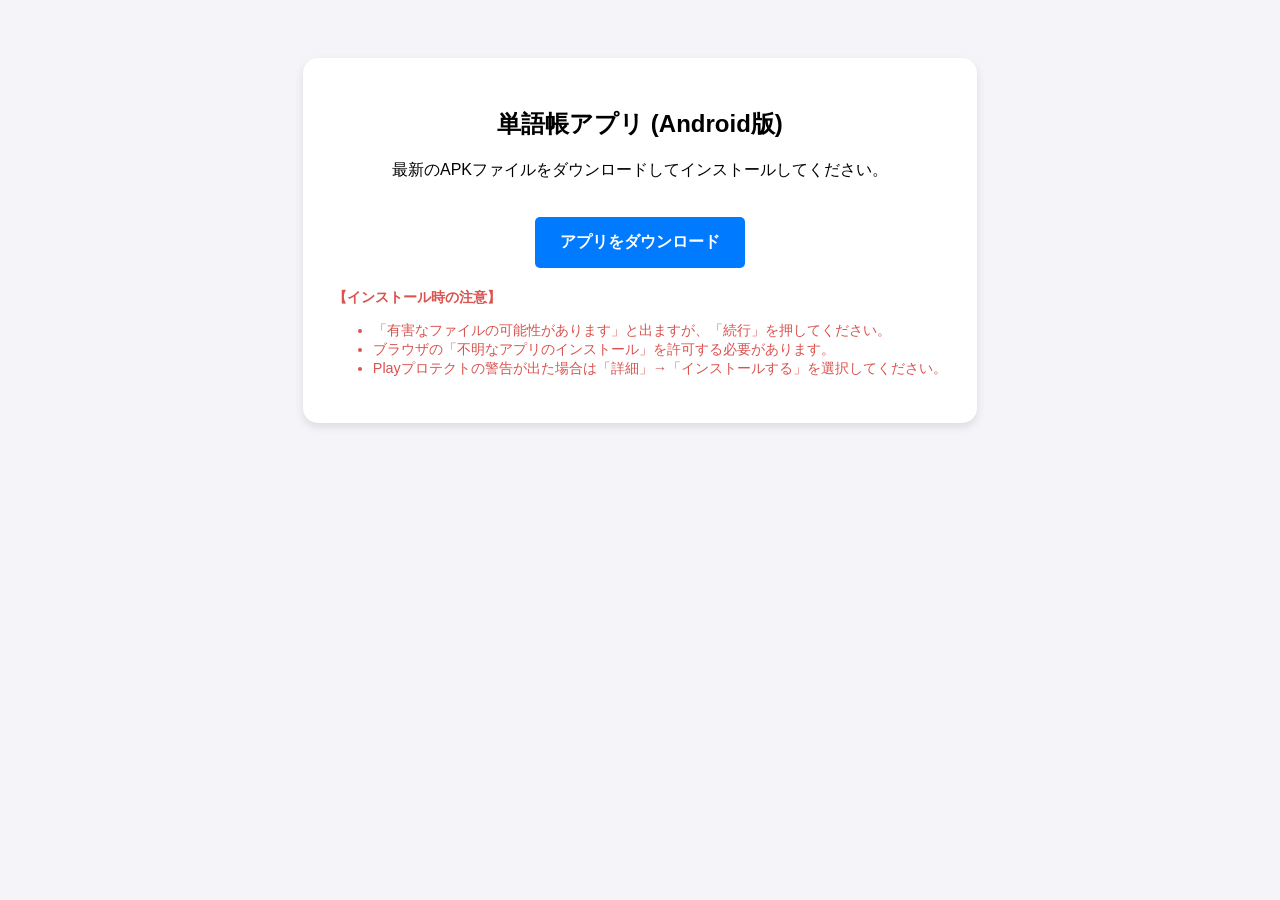
<file: docs/index.html>
<!DOCTYPE html>
<html lang="ja">
<head>
    <meta charset="UTF-8">
    <meta name="viewport" content="width=device-width, initial-scale=1.0">
    <title>Flashcard App Download</title>
    <style>
        body { font-family: sans-serif; text-align: center; padding: 50px; background: #f4f4f9; }
        .card { background: white; padding: 30px; border-radius: 15px; box-shadow: 0 4px 10px rgba(0,0,0,0.1); display: inline-block; }
        .btn { background: #007bff; color: white; padding: 15px 25px; text-decoration: none; border-radius: 5px; font-weight: bold; display: inline-block; margin-top: 20px; }
        .warning { color: #d9534f; font-size: 0.9em; margin-top: 20px; text-align: left; }
    </style>
</head>
<body>
    <div class="card">
        <h2>単語帳アプリ (Android版)</h2>
        <p>最新のAPKファイルをダウンロードしてインストールしてください。</p>
        
        <!-- APKへのリンク -->
        <a href="flashcard-app.apk" class="btn">アプリをダウンロード</a>

        <div class="warning">
            <p><strong>【インストール時の注意】</strong></p>
            <ul>
                <li>「有害なファイルの可能性があります」と出ますが、「続行」を押してください。</li>
                <li>ブラウザの「不明なアプリのインストール」を許可する必要があります。</li>
                <li>Playプロテクトの警告が出た場合は「詳細」→「インストールする」を選択してください。</li>
            </ul>
        </div>
    </div>
</body>
</html>
</file>
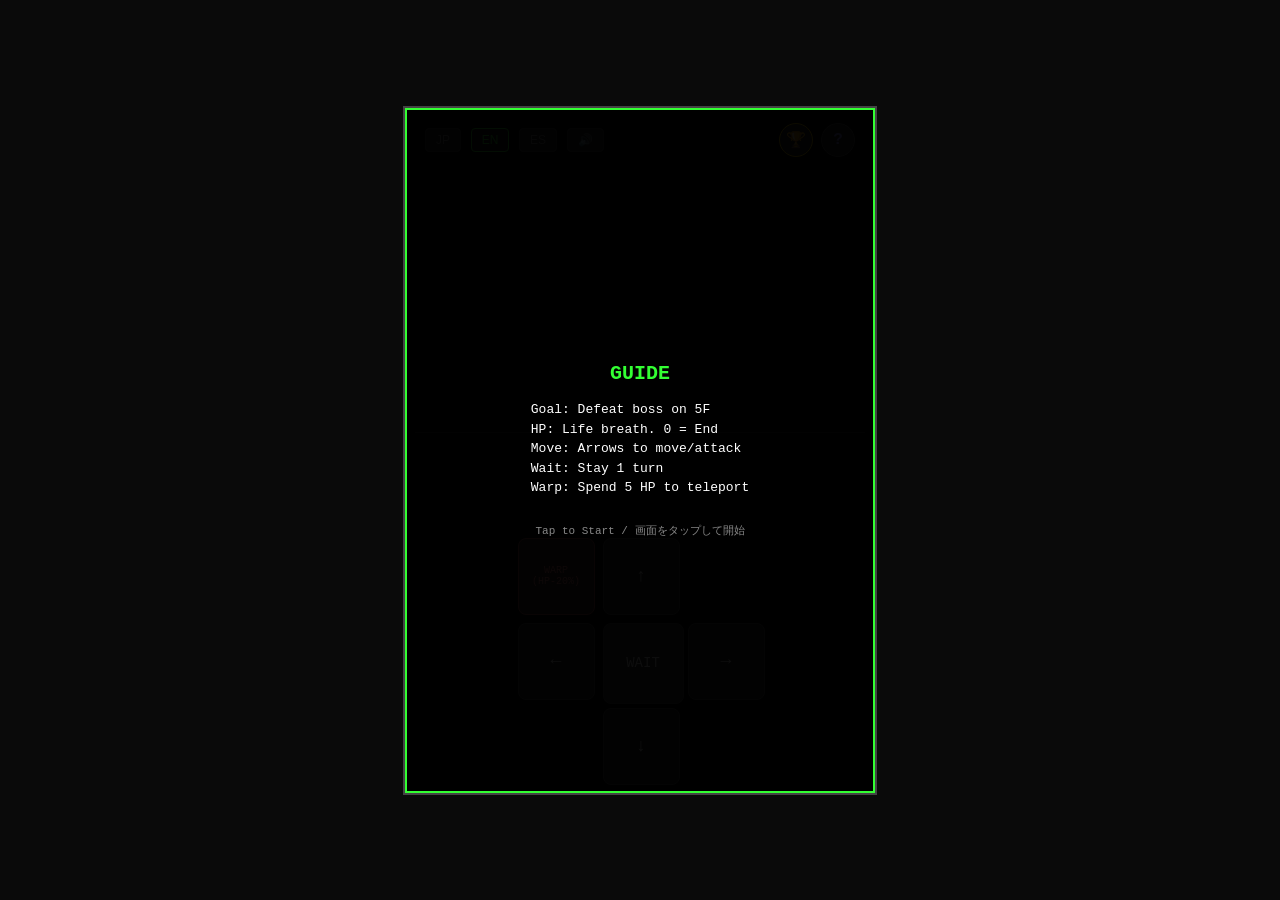
<file: app/src/main/assets/index.html>
<!DOCTYPE html>
<html lang="ja">
<head>
    <meta charset="UTF-8">
    <meta name="viewport" content="width=device-width, initial-scale=1.0, maximum-scale=1.0, user-scalable=no">
    <title>Shadow Rogue Dungeon</title>
    
    <link rel="stylesheet" href="style.css">
</head>
<body>
    <div id="game-container">
        <div id="top-bar">
            <div class="lang-selector">
                <button id="btn-ja" class="lang-btn" onclick="setLang('ja')">JP</button>
                <button id="btn-en" class="lang-btn" onclick="setLang('en')">EN</button>
                <button id="btn-es" class="lang-btn" onclick="setLang('es')">ES</button>
                <button id="mute-btn" class="lang-btn" onclick="toggleMute()">🔊</button>
            </div>
            <div class="top-icons">
                <div class="ach-circle" id="ach-btn" onclick="toggleAchievements()">🏆</div>
                <div class="help-circle" onclick="openGuide()">?</div>
            </div>
        </div>
        <div id="ach-overlay" style="display:none;" onclick="toggleAchievements()">
            <div class="ach-modal" onclick="event.stopPropagation()">
                <h3 id="ach-modal-title">Achievements</h3>
                <div id="ach-list"></div>
                <button class="close-btn" onclick="toggleAchievements()">Close</button>
            </div>
        </div>

        <div id="guide-overlay" onclick="closeGuide()">
            <div class="guide-title" id="g-title"></div>
            <div class="guide-text" id="g-body"></div>
            <div style="font-size:11px; color:#888;">Tap to Start / 画面をタップして開始</div>
        </div>

        <div id="screen"></div>
        <div id="log"></div>
        
        <div id="controls">
            <div class="btn" id="warp-btn" onclick="useSkill()">WARP</div>
            <div class="btn" id="up" onclick="handleInput(0, -1)">↑</div>
            <!-- <div class="btn" id="shock-btn" onclick="useShockwave()">WAVE</div> -->
            <div class="btn" id="left" onclick="handleInput(-1, 0)">←</div>
            <div class="btn" id="wait" onclick="handleInput(0, 0)">WAIT</div>
            <div class="btn" id="right" onclick="handleInput(1, 0)">→</div>
            <div class="btn" id="down" onclick="handleInput(0, 1)">↓</div>
        </div>
    </div>
    <script src="config.js"></script>
    <script src="game.js"></script>
</body>
</html>
</file>
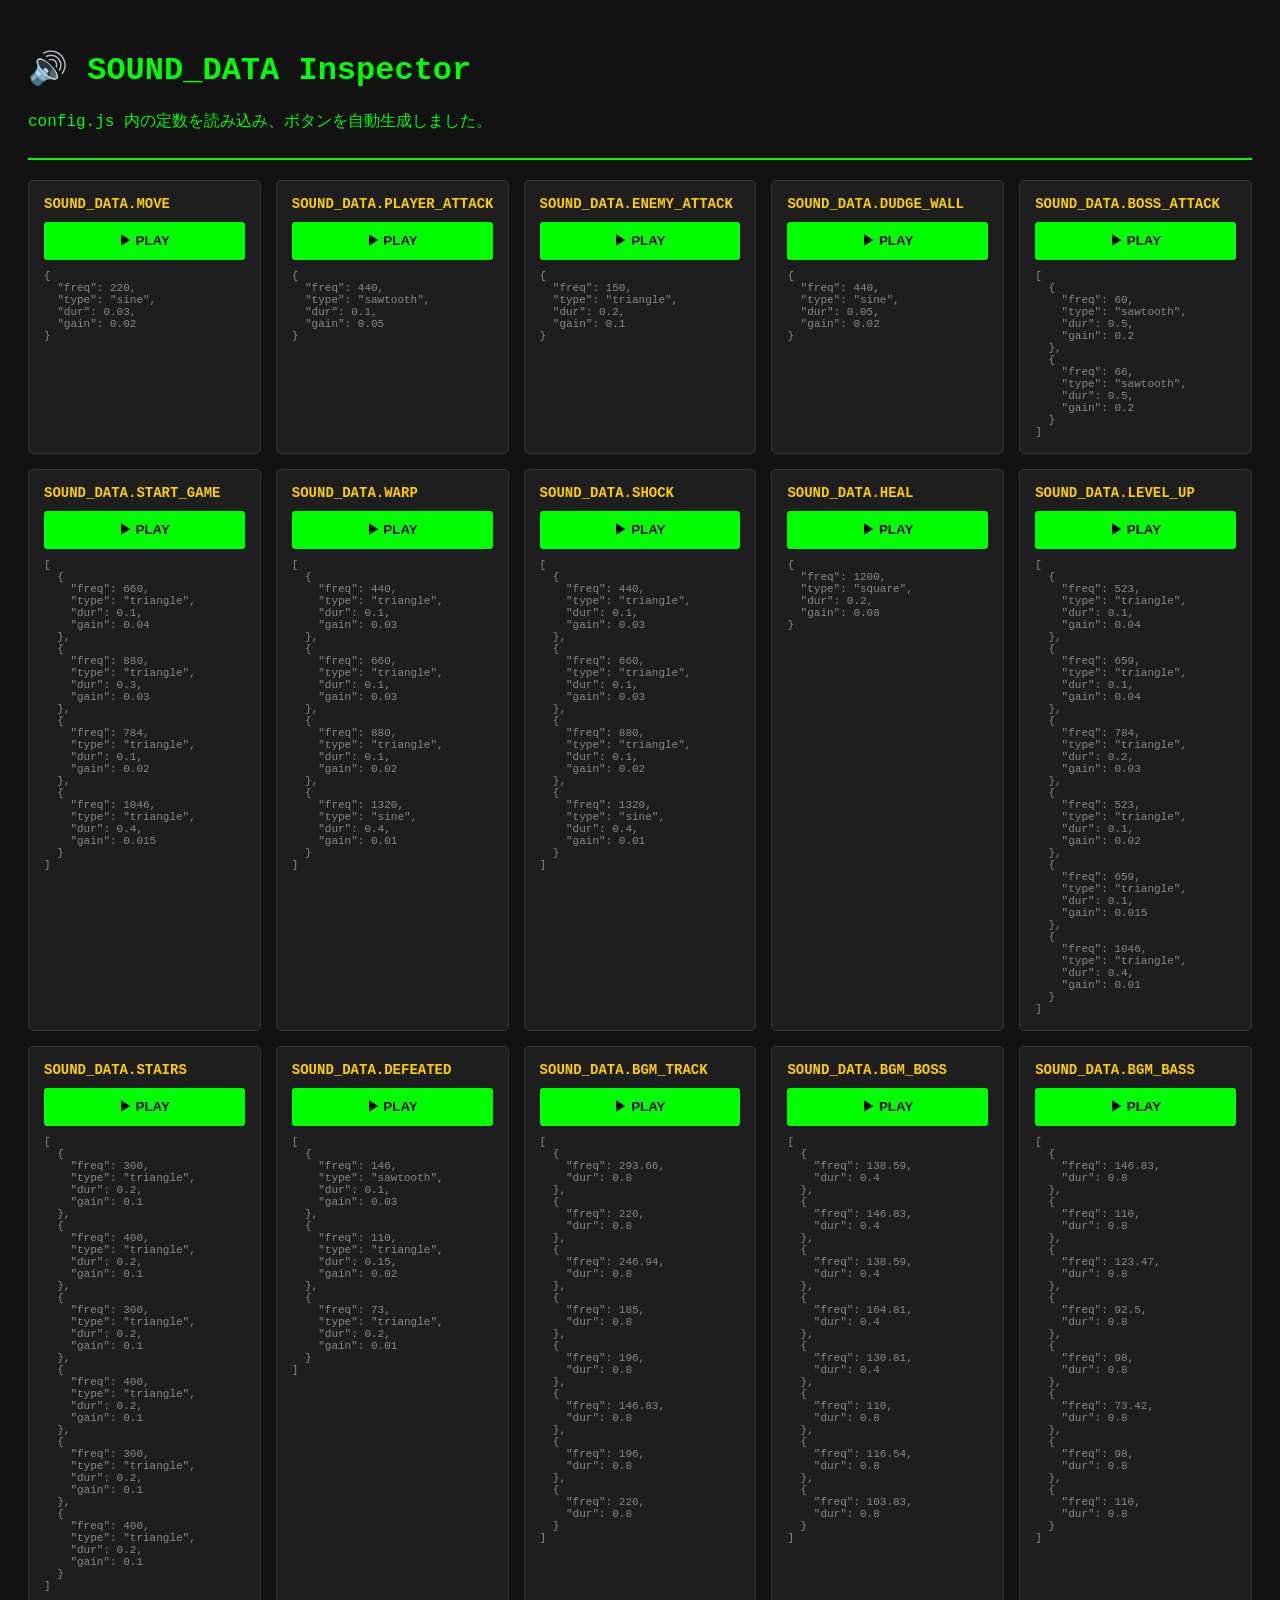
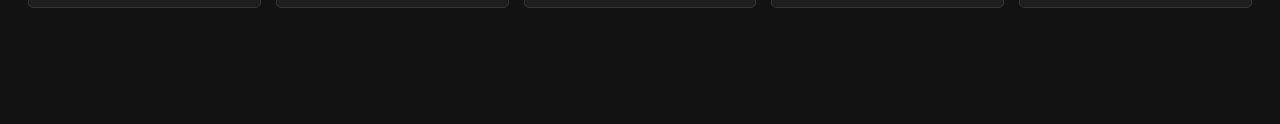
<file: app/src/main/assets/test/sound-tester.html>
<!DOCTYPE html>
<html lang="ja">
<head>
    <meta charset="UTF-8">
    <title>ShadowRogue - CONST変数サウンドチェッカー</title>
    <script src="../config.js"></script>
    <style>
        body { background: #121212; color: #00ff00; font-family: 'Consolas', monospace; padding: 20px; }
        .header { border-bottom: 2px solid #00ff00; margin-bottom: 20px; padding-bottom: 10px; }
        .grid { display: grid; grid-template-columns: repeat(auto-fill, minmax(200px, 1fr)); gap: 15px; }
        .sound-card { 
            background: #1e1e1e; border: 1px solid #333; padding: 15px; border-radius: 5px;
            display: flex; flex-direction: column; gap: 10px;
        }
        .var-name { color: #ffcc00; font-weight: bold; font-size: 14px; }
        button { 
            background: #00ff00; color: #000; border: none; padding: 10px; 
            cursor: pointer; font-weight: bold; border-radius: 3px;
        }
        button:hover { background: #00cc00; }
        .details { font-size: 11px; color: #888; white-space: pre-wrap; }
    </style>
</head>
<body>

    <div class="header">
        <h1>🔊 SOUND_DATA Inspector</h1>
        <p>config.js 内の定数を読み込み、ボタンを自動生成しました。</p>
    </div>

    <div id="test-grid" class="grid">
        </div>

    <script>
        let audioCtx = null;

        // 音を鳴らすメイン関数
        function play(data) {
            if (!audioCtx) {
                audioCtx = new (window.AudioContext || window.webkitAudioContext)();
            }
            if (audioCtx.state === 'suspended') audioCtx.resume();

            const sounds = Array.isArray(data) ? data : [data];
            const now = audioCtx.currentTime;

            sounds.forEach((s, i) => {
                const osc = audioCtx.createOscillator();
                const gain = audioCtx.createGain();
                // 配列（和音・連続音）の場合は少しずつ遅延させる
                const startTime = now + (Array.isArray(data) ? i * 0.1 : 0);

                osc.type = s.type || 'sine';
                osc.frequency.setValueAtTime(s.freq, startTime);
                
                // 減衰処理
                gain.gain.setValueAtTime(s.gain || 0.1, startTime);
                gain.gain.exponentialRampToValueAtTime(0.001, startTime + s.dur);

                osc.connect(gain);
                gain.connect(audioCtx.destination);

                osc.start(startTime);
                osc.stop(startTime + s.dur);
            });
        }

        // ページ読み込み時に SOUND_DATA の中身をスキャンしてボタンを作る
        window.onload = () => {
            const grid = document.getElementById('test-grid');

            if (typeof SOUND_DATA === 'undefined') {
                grid.innerHTML = "<p style='color:red;'>Error: config.js が正しく読み込めていないか、SOUND_DATA が定義されていません。</p>";
                return;
            }

            Object.keys(SOUND_DATA).forEach(key => {
                const data = SOUND_DATA[key];
                
                // カード作成
                const card = document.createElement('div');
                card.className = 'sound-card';

                // 変数名表示
                const title = document.createElement('div');
                title.className = 'var-name';
                title.textContent = `SOUND_DATA.${key}`;

                // 詳細データ表示（デバッグ用）
                const details = document.createElement('div');
                details.className = 'details';
                details.textContent = JSON.stringify(data, null, 2);

                // 再生ボタン
                const btn = document.createElement('button');
                btn.textContent = "▶ PLAY";
                btn.onclick = () => play(data);

                card.appendChild(title);
                card.appendChild(btn);
                card.appendChild(details);
                grid.appendChild(card);
            });
        };
    </script>
</body>
</html>
</file>
<file: app/src/main/assets/style.css>
body { background-color: #0a0a0a; color: #d1d1d1; font-family: 'Consolas', 'Monaco', 'Courier New', monospace; display: flex; flex-direction: column; justify-content: center; align-items: center; min-height: 100vh; margin: 0; user-select: none; touch-action: manipulation; }
    #game-container { position: relative; text-align: center; border: 2px solid #444; padding: 10px; background-color: #000; width: 95%; max-width: 450px; }
    #top-bar { display: flex; justify-content: center; align-items: center; gap: 10px; margin-bottom: 10px; }
    #lang-selector { display: flex; gap: 5px; }
    .lang-btn { background: #222; border: 1px solid #444; color: #888; padding: 4px 10px; font-size: 12px; cursor: pointer; border-radius: 4px; }
    .lang-btn.active { border-color: #3f3; color: #3f3; background: #1a1a1a; }
    .help-circle { width: 26px; height: 26px; border-radius: 50%; border: 1px solid #55a; background: #224; color: #88f; font-size: 16px; display: flex; justify-content: center; align-items: center; cursor: pointer; font-weight: bold; }

    #guide-overlay { position: absolute; top: 0; left: 0; width: 100%; height: 100%; background-color: rgba(0, 0, 0, 0.95); display: none; flex-direction: column; justify-content: center; align-items: center; z-index: 10; color: #fff; padding: 20px; box-sizing: border-box; border: 2px solid #3f3; }
    .guide-title { font-size: 20px; color: #3f3; margin-bottom: 15px; font-weight: bold; }
    .guide-text { font-size: 13px; line-height: 1.5; margin-bottom: 25px; text-align: left; }

    #screen { font-size: 14px; line-height: 1.1; letter-spacing: 1px; white-space: pre; margin-bottom: 10px; color: #3f3; min-height: 250px; font-weight: bold; }
    #log { height: 85px; overflow-y: hidden; font-size: 12px; color: #888; text-align: left; border-top: 1px solid #222; padding-top: 5px; }
    
    #controls { display: grid; grid-template-columns: repeat(3, 75px); grid-template-rows: repeat(3, 75px); gap: 10px; margin-top: 15px; justify-content: center; }
    .btn { width: 75px; height: 75px; background-color: #222; border: 1px solid #555; color: white; display: flex; justify-content: center; align-items: center; border-radius: 8px; cursor: pointer; font-size: 18px; }
    .btn:active { background-color: #444; }
    
    #warp-btn { grid-column: 1; grid-row: 1; background-color: #422; border-color: #a55; color: #f88; font-size: 10px; }
    #up { grid-column: 2; grid-row: 1; }
    #shock-btn { grid-column: 3; grid-row: 1; background-color: #422; border-color: #a55; color: #f88; font-size: 10px; }
    #left { grid-column: 1; grid-row: 2; }
    #wait { grid-column: 2; grid-row: 2; background-color: #333; font-size: 12px; word-break: break-all; padding: 2px; }
    #right { grid-column: 3; grid-row: 2; }
    #down { grid-column: 2; grid-row: 3; }

    .log-player { color: #fff; } 
    .log-enemy { color: #ff5555; } 
    .log-system { color: #55aaff; } 
    .log-boss { color: #ff55ff; font-weight: bold; }

    .log-system { color: #aaa; } /* 通常のログ */
    /* 実績解除だけ金色にする */
    div:contains("🏆") { 
        color: #ffd700; 
        font-weight: bold;
        animation: flash 1s infinite alternate;
    }

    @keyframes flash {
        from { opacity: 1; }
        to { opacity: 0.7; }
    }

/* 親要素を横並びの土台にする */
#top-bar {
    display: flex;
    justify-content: space-between; /* 言語ボタンとアイコンを左右に分ける */
    align-items: center;
    padding: 5px 10px;
}

/* アイコンふたつを横に並べる */
.top-icons {
    display: flex;
    gap: 8px; /* アイコン同士の隙間 */
    align-items: center;
}

/* 🏆と？のスタイルを統一する */
.ach-circle, .help-circle {
    /* 絶対配置の指定（position: absolute）がもし残っていたら削除してください */
    position: static !important; 
    
    width: 32px;
    height: 32px;
    border-radius: 50%;
    display: flex;
    justify-content: center;
    align-items: center;
    cursor: pointer;
    font-size: 16px;
    border: 1px solid #555;
    background: #222;
    transition: 0.2s;
}

.ach-circle:hover, .help-circle:hover {
    background: #333;
}

/* 🏆専用（金枠） */
.ach-circle {
    border-color: #ffd700;
}

/* 実績モーダルのスタイル */
#ach-overlay {
    position: fixed;
    top: 0; left: 0; width: 100%; height: 100%;
    background: rgba(0,0,0,0.85);
    z-index: 1000;
    display: flex;
    justify-content: center;
    align-items: center;
}

.ach-modal {
    background: #1a1a1a;
    border: 2px solid #ffd700;
    padding: 20px;
    width: 85%;
    max-width: 320px;
    max-height: 70vh;
    overflow-y: auto;
    text-align: left;
}

.ach-item {
    padding: 8px;
    border-bottom: 1px solid #333;
    display: flex;
    align-items: center;
    gap: 10px;
}

.ach-item.locked { opacity: 0.4; }
.ach-item.unlocked { color: #fff; }
/* 解除済みの中でも、特定の高難易度実績に特別な色を付ける例 */
.ach-item[data-id="boss_lv3"].unlocked {
    border: 1px solid #00ffff;
    box-shadow: 0 0 10px #00ffff;
    background: rgba(0, 255, 255, 0.1);
}

/* ショックウェーブのエフェクト（アニメーション） */
.shockwave-effect {
    position: absolute; /* マスの上に重ねる */
    width: 2.8ch;  /* 1マスのサイズ（フォントに合わせて調整してください） */
    height: 2.8ch; 
    border-radius: 50%; /* 円形にする */
    background: rgba(255, 215, 0, 0); /* 初期状態：透明な金色 */
    box-shadow: 0 0 10px 5px rgba(255, 215, 0, 0);
    z-index: 10; /* 他のタイルより上に表示 */
    pointer-events: none; /* クリックを邪魔しない */
    
    /* アニメーションの設定 */
    animation: wave-expand 0.4s ease-out; 
}

/* アニメーションの動き（キーフレーム） */
@keyframes wave-expand {
    0% {
        transform: scale(0.1); /* 中心から */
        background: rgba(255, 215, 0, 0.8); /* パッと光る */
        box-shadow: 0 0 15px 8px rgba(255, 215, 0, 0.7);
    }
    100% {
        transform: scale(1.0); /* 周囲1マスへ広がる */
        background: rgba(255, 215, 0, 0); /* 徐々に透明に */
        box-shadow: 0 0 5px 2px rgba(255, 215, 0, 0);
    }
}

/* 文字を光らせるクラス */
.glow-effect {
    animation: text-glow 0.5s ease-out;
}

@keyframes text-glow {
    0% {
        background-color: rgba(255, 215, 0, 0.8); /* 背景を金に */
        color: #fff; /* 文字を白に */
        text-shadow: 0 0 10px #fff;
    }
    100% {
        background-color: transparent;
        color: inherit;
        text-shadow: none;
    }
}

.mode-btn {
    display: block; width: 80%; margin: 10px auto; padding: 15px;
    background: #444; color: #fff; border: 2px solid #888; cursor: pointer;
}
#study-screen {
    position: absolute; top: 0; left: 0; width: 100%; height: 100%;
    background: #000; color: #fff; display: flex; flex-direction: column; align-items: center; justify-content: center;
}
#card-display {
    width: 80%; height: 200px; border: 1px solid #444; padding: 20px; text-align: center;
    display: flex; flex-direction: column; justify-content: center; font-size: 18px;
}
.hidden { visibility: hidden; }

@media (max-width: 600px) {
    #game-container {
        /* 修正前：height: 100dvh; */
        height: 100%;
        min-height: 100%;

        /* 画面を圧迫しないよう余白を少し削る */
        padding: 5px;
        justify-content: flex-start; /* 上に詰める */
    }

    #screen {
        /* マップ部分が余ったスペースに合わせて縮むようにする */
        flex: 1 1 auto;
        min-height: 0;
        /* ...他の設定はそのまま */
    }
}
</file>
